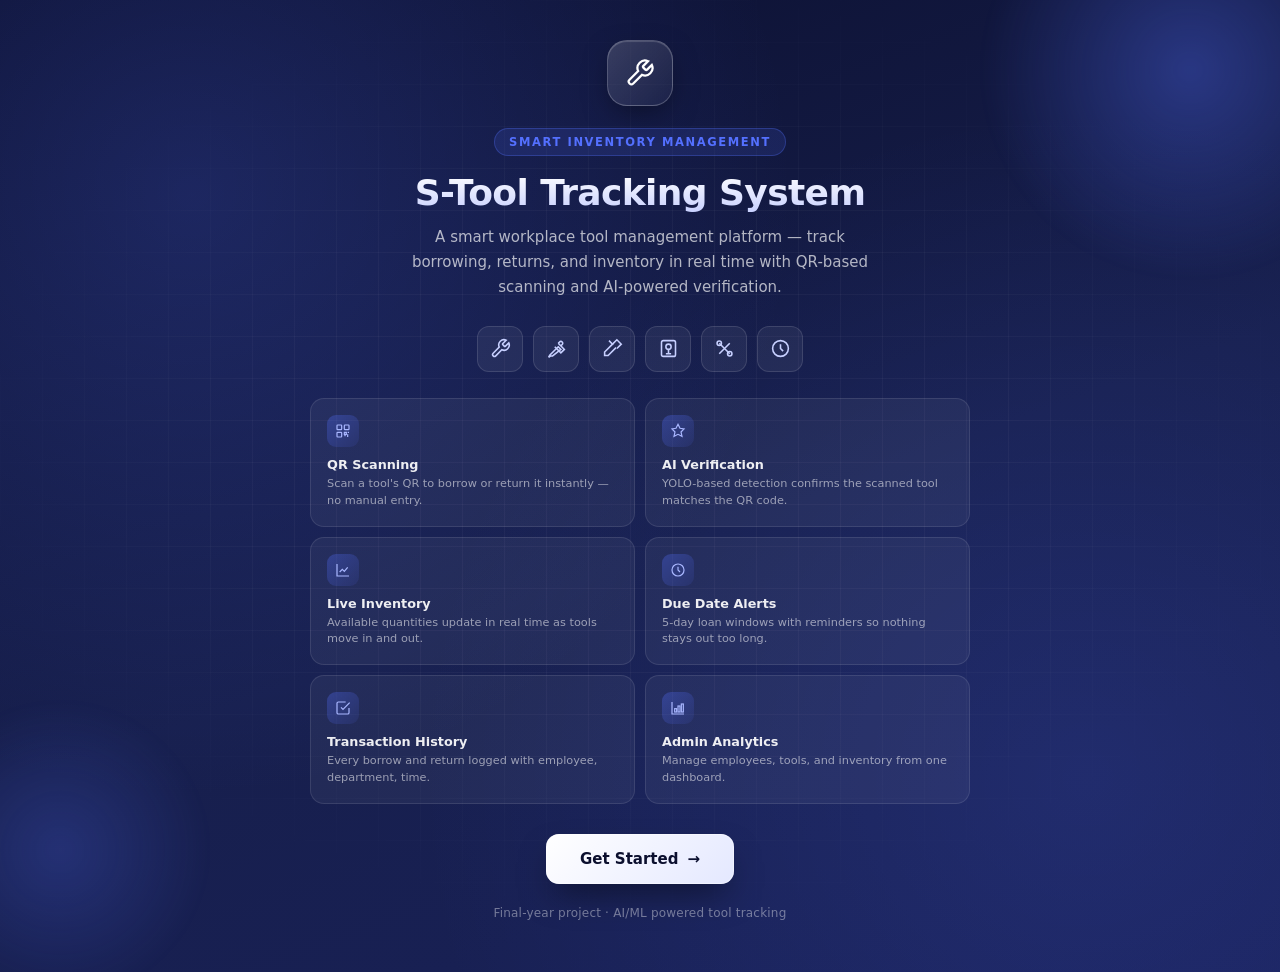
<file: templates/index.html>
<!DOCTYPE html>
<html lang="en">
<head>
<meta charset="UTF-8">
<meta name="viewport" content="width=device-width, initial-scale=1.0">
<title>S-Tool Tracking System</title>
<style>
  :root{
    --navy-900:#0b0f2e;
    --navy-800:#171f4d;
    --blue-600:#3d5afe;
    --blue-500:#5470ff;
    --blue-glow:rgba(84,112,255,.35);
  }
  *{box-sizing:border-box;}
  html,body{margin:0;padding:0;}
  body{
    font-family:'Inter',system-ui,-apple-system,Segoe UI,Roboto,sans-serif;
    min-height:100vh;
    background:
      radial-gradient(circle at 15% 20%, rgba(84,112,255,.20), transparent 45%),
      radial-gradient(circle at 85% 80%, rgba(84,112,255,.15), transparent 50%),
      linear-gradient(160deg,var(--navy-900) 0%,var(--navy-800) 55%,#1a2260 130%);
    display:flex;align-items:center;justify-content:center;
    padding:40px 24px;
    position:relative;
    overflow-x:hidden;
  }

  /* subtle grid texture */
  body::before{
    content:"";
    position:fixed;inset:0;
    background-image:
      linear-gradient(rgba(255,255,255,.035) 1px, transparent 1px),
      linear-gradient(90deg, rgba(255,255,255,.035) 1px, transparent 1px);
    background-size:42px 42px;
    mask-image:radial-gradient(ellipse at center, #000 40%, transparent 78%);
    pointer-events:none;
  }

  /* floating glow orbs */
  .orb{
    position:fixed;
    border-radius:50%;
    filter:blur(6px);
    pointer-events:none;
  }
  .orb-1{
    width:420px;height:420px;
    background:radial-gradient(circle, var(--blue-glow), transparent 70%);
    top:-140px;right:-120px;
    animation:float1 9s ease-in-out infinite;
  }
  .orb-2{
    width:300px;height:300px;
    background:radial-gradient(circle, rgba(84,112,255,.22), transparent 70%);
    bottom:-100px;left:-90px;
    animation:float2 11s ease-in-out infinite;
  }
  @keyframes float1{
    0%,100%{transform:translate(0,0);}
    50%{transform:translate(-20px,24px);}
  }
  @keyframes float2{
    0%,100%{transform:translate(0,0);}
    50%{transform:translate(18px,-18px);}
  }

  .hero{
    position:relative;
    z-index:1;
    max-width:660px;
    text-align:center;
    color:#fff;
    animation:rise .7s cubic-bezier(.2,.8,.2,1) both;
  }
  @keyframes rise{
    from{opacity:0; transform:translateY(18px);}
    to{opacity:1; transform:translateY(0);}
  }

  .logo-badge{
    width:66px;height:66px;
    margin:0 auto 22px;
    border-radius:20px;
    background:linear-gradient(135deg, rgba(255,255,255,.16), rgba(255,255,255,.04));
    border:1px solid rgba(255,255,255,.22);
    backdrop-filter:blur(8px);
    display:flex;align-items:center;justify-content:center;
    box-shadow:0 10px 30px -8px rgba(0,0,0,.5), inset 0 1px 0 rgba(255,255,255,.15);
  }
  .logo-badge svg{width:30px;height:30px;}

  .eyebrow{
    display:inline-block;
    font-size:11.5px;
    font-weight:700;
    letter-spacing:1.6px;
    text-transform:uppercase;
    color:var(--blue-500);
    background:rgba(84,112,255,.14);
    border:1px solid rgba(84,112,255,.3);
    padding:6px 14px;
    border-radius:999px;
    margin-bottom:16px;
  }

  .hero h1{
    font-size:36px;
    font-weight:800;
    margin:0 0 12px;
    letter-spacing:-.6px;
    line-height:1.15;
    background:linear-gradient(180deg,#fff, #c7d0ff);
    -webkit-background-clip:text;
    background-clip:text;
    -webkit-text-fill-color:transparent;
  }

  .hero p.tagline{
    font-size:15px;
    color:rgba(255,255,255,.68);
    margin:0 0 26px;
    line-height:1.65;
    max-width:460px;
    margin-left:auto;
    margin-right:auto;
  }

  /* ---------- tool icon strip ---------- */
  .tool-strip{
    display:flex;
    gap:10px;
    justify-content:center;
    flex-wrap:wrap;
    margin-bottom:26px;
  }
  .tool-chip{
    width:46px;height:46px;border-radius:12px;
    background:rgba(255,255,255,.06);
    border:1px solid rgba(255,255,255,.12);
    display:flex;align-items:center;justify-content:center;
    transition:transform .18s ease, border-color .18s ease, background .18s ease;
  }
  .tool-chip:hover{
    transform:translateY(-3px);
    border-color:rgba(84,112,255,.5);
    background:rgba(255,255,255,.1);
  }
  .tool-chip svg{width:21px;height:21px;stroke:#c7d0ff;}

  /* ---------- feature cards with descriptions ---------- */
  .feature-grid{
    display:grid;
    grid-template-columns:repeat(2, 1fr);
    gap:10px;
    margin-bottom:30px;
    text-align:left;
  }
  .feature-card{
    background:rgba(255,255,255,.05);
    border:1px solid rgba(255,255,255,.1);
    backdrop-filter:blur(8px);
    padding:16px 16px;
    border-radius:14px;
    transition:transform .2s ease, background .2s ease, border-color .2s ease;
  }
  .feature-card:hover{
    transform:translateY(-3px);
    background:rgba(255,255,255,.08);
    border-color:rgba(84,112,255,.4);
  }
  .feature-card .fi{
    width:32px;height:32px;border-radius:9px;
    background:linear-gradient(135deg, rgba(84,112,255,.32), rgba(84,112,255,.08));
    display:flex;align-items:center;justify-content:center;
    margin-bottom:10px;
  }
  .feature-card .fi svg{width:16px;height:16px;stroke:#a9b7ff;}
  .feature-card .txt{font-size:12.8px;font-weight:700;color:rgba(255,255,255,.92);margin-bottom:4px;}
  .feature-card .desc{font-size:11.3px;color:rgba(255,255,255,.55);line-height:1.5;}

  .cta-btn{
    display:inline-flex;
    align-items:center;
    gap:9px;
    background:linear-gradient(135deg,#ffffff,#e4e8ff);
    color:var(--navy-900);
    font-size:15px;
    font-weight:700;
    padding:16px 34px;
    border-radius:13px;
    text-decoration:none;
    box-shadow:0 16px 34px -10px rgba(0,0,0,.5), 0 0 0 1px rgba(255,255,255,.4) inset;
    transition:transform .18s ease, box-shadow .18s ease;
  }
  .cta-btn:hover{
    transform:translateY(-3px);
    box-shadow:0 22px 40px -10px rgba(0,0,0,.55), 0 0 0 1px rgba(255,255,255,.5) inset;
  }
  .cta-btn:active{transform:translateY(-1px);}
  .cta-btn .arrow{transition:transform .18s ease;}
  .cta-btn:hover .arrow{transform:translateX(3px);}

  .foot-note{
    margin-top:22px;
    font-size:12px;
    color:rgba(255,255,255,.4);
    letter-spacing:.2px;
  }

  @media (max-width:560px){
    .hero h1{font-size:27px;}
    .feature-grid{grid-template-columns:1fr;}
    .cta-btn{width:100%;justify-content:center;}
  }
</style>
</head>
<body>

  <div class="orb orb-1"></div>
  <div class="orb orb-2"></div>

  <div class="hero">
    <div class="logo-badge">
      <svg viewBox="0 0 24 24" fill="none" stroke="#fff" stroke-width="1.8"><path d="M14.7 6.3a1 1 0 0 0 0 1.4l1.6 1.6a1 1 0 0 0 1.4 0l3.77-3.77a6 6 0 0 1-7.94 7.94l-6.91 6.91a2.12 2.12 0 0 1-3-3l6.91-6.91a6 6 0 0 1 7.94-7.94l-3.76 3.76z"/></svg>
    </div>
    <span class="eyebrow">Smart Inventory Management</span>
    <h1>S-Tool Tracking System</h1>
    <p class="tagline">
      A smart workplace tool management platform — track borrowing, returns, and inventory
      in real time with QR-based scanning and AI-powered verification.
    </p>

    <div class="tool-strip">
      <div class="tool-chip" title="Hammer">
        <svg viewBox="0 0 24 24" fill="none" stroke-width="1.8"><path d="M14.7 6.3a1 1 0 0 0 0 1.4l1.6 1.6a1 1 0 0 0 1.4 0l3.77-3.77a6 6 0 0 1-7.94 7.94l-6.91 6.91a2.12 2.12 0 0 1-3-3l6.91-6.91a6 6 0 0 1 7.94-7.94l-3.76 3.76z"/></svg>
      </div>
      <div class="tool-chip" title="Drill Machine">
        <svg viewBox="0 0 24 24" fill="none" stroke-width="1.8"><path d="M14 6l7 7-4 4-7-7"/><path d="M5.5 20.5L3 22l1.5-2.5L14 10l3 3-9.5 7.5z"/><path d="M14 6l1.5-1.5a2.12 2.12 0 0 1 3 3L17 9"/></svg>
      </div>
      <div class="tool-chip" title="Screwdriver">
        <svg viewBox="0 0 24 24" fill="none" stroke-width="1.8"><path d="M8 3l4 4-9 9v4h4l9-9"/><path d="M12 7l5-5 5 5-5 5"/></svg>
      </div>
      <div class="tool-chip" title="Multimeter">
        <svg viewBox="0 0 24 24" fill="none" stroke-width="1.8"><rect x="4" y="3" width="16" height="18" rx="2"/><circle cx="12" cy="10" r="3"/><path d="M12 13v5M9 18h6"/></svg>
      </div>
      <div class="tool-chip" title="Cable Cutter">
        <svg viewBox="0 0 24 24" fill="none" stroke-width="1.8"><path d="M6 6l12 12M18 6L6 18"/><circle cx="6" cy="6" r="2.5"/><circle cx="18" cy="18" r="2.5"/></svg>
      </div>
      <div class="tool-chip" title="Weighing Scale">
        <svg viewBox="0 0 24 24" fill="none" stroke-width="1.8"><circle cx="12" cy="12" r="9"/><path d="M12 7v5l3 3"/></svg>
      </div>
    </div>

    <div class="feature-grid">
      <div class="feature-card">
        <div class="fi"><svg viewBox="0 0 24 24" fill="none" stroke-width="1.8"><rect x="3" y="3" width="7" height="7" rx="1"/><rect x="14" y="3" width="7" height="7" rx="1"/><rect x="3" y="14" width="7" height="7" rx="1"/><path d="M14 14h3v3h-3zM19 14h2M14 19h2M19 17v4"/></svg></div>
        <div class="txt">QR Scanning</div>
        <div class="desc">Scan a tool's QR to borrow or return it instantly — no manual entry.</div>
      </div>
      <div class="feature-card">
        <div class="fi"><svg viewBox="0 0 24 24" fill="none" stroke-width="1.8"><path d="M12 2l3 6 6 1-4.5 4.5L18 20l-6-3-6 3 1.5-6.5L3 9l6-1z"/></svg></div>
        <div class="txt">AI Verification</div>
        <div class="desc">YOLO-based detection confirms the scanned tool matches the QR code.</div>
      </div>
      <div class="feature-card">
        <div class="fi"><svg viewBox="0 0 24 24" fill="none" stroke-width="1.8"><path d="M3 3v18h18"/><path d="M7 15l4-4 3 3 5-6"/></svg></div>
        <div class="txt">Live Inventory</div>
        <div class="desc">Available quantities update in real time as tools move in and out.</div>
      </div>
      <div class="feature-card">
        <div class="fi"><svg viewBox="0 0 24 24" fill="none" stroke-width="1.8"><circle cx="12" cy="12" r="9"/><path d="M12 7v5l3 3"/></svg></div>
        <div class="txt">Due Date Alerts</div>
        <div class="desc">5-day loan windows with reminders so nothing stays out too long.</div>
      </div>
      <div class="feature-card">
        <div class="fi"><svg viewBox="0 0 24 24" fill="none" stroke-width="1.8"><path d="M9 11l3 3L22 4"/><path d="M21 12v7a2 2 0 0 1-2 2H5a2 2 0 0 1-2-2V5a2 2 0 0 1 2-2h11"/></svg></div>
        <div class="txt">Transaction History</div>
        <div class="desc">Every borrow and return logged with employee, department, time.</div>
      </div>
      <div class="feature-card">
        <div class="fi"><svg viewBox="0 0 24 24" fill="none" stroke-width="1.8"><path d="M3 3v18h18"/><rect x="7" y="13" width="3" height="5"/><rect x="12" y="9" width="3" height="9"/><rect x="17" y="6" width="3" height="12"/></svg></div>
        <div class="txt">Admin Analytics</div>
        <div class="desc">Manage employees, tools, and inventory from one dashboard.</div>
      </div>
    </div>

    <a class="cta-btn" href="{{ url_for('login_page') }}">
      Get Started <span class="arrow">→</span>
    </a>

    <p class="foot-note">Final-year project · AI/ML powered tool tracking</p>
  </div>

</body>
</html>
</file>
